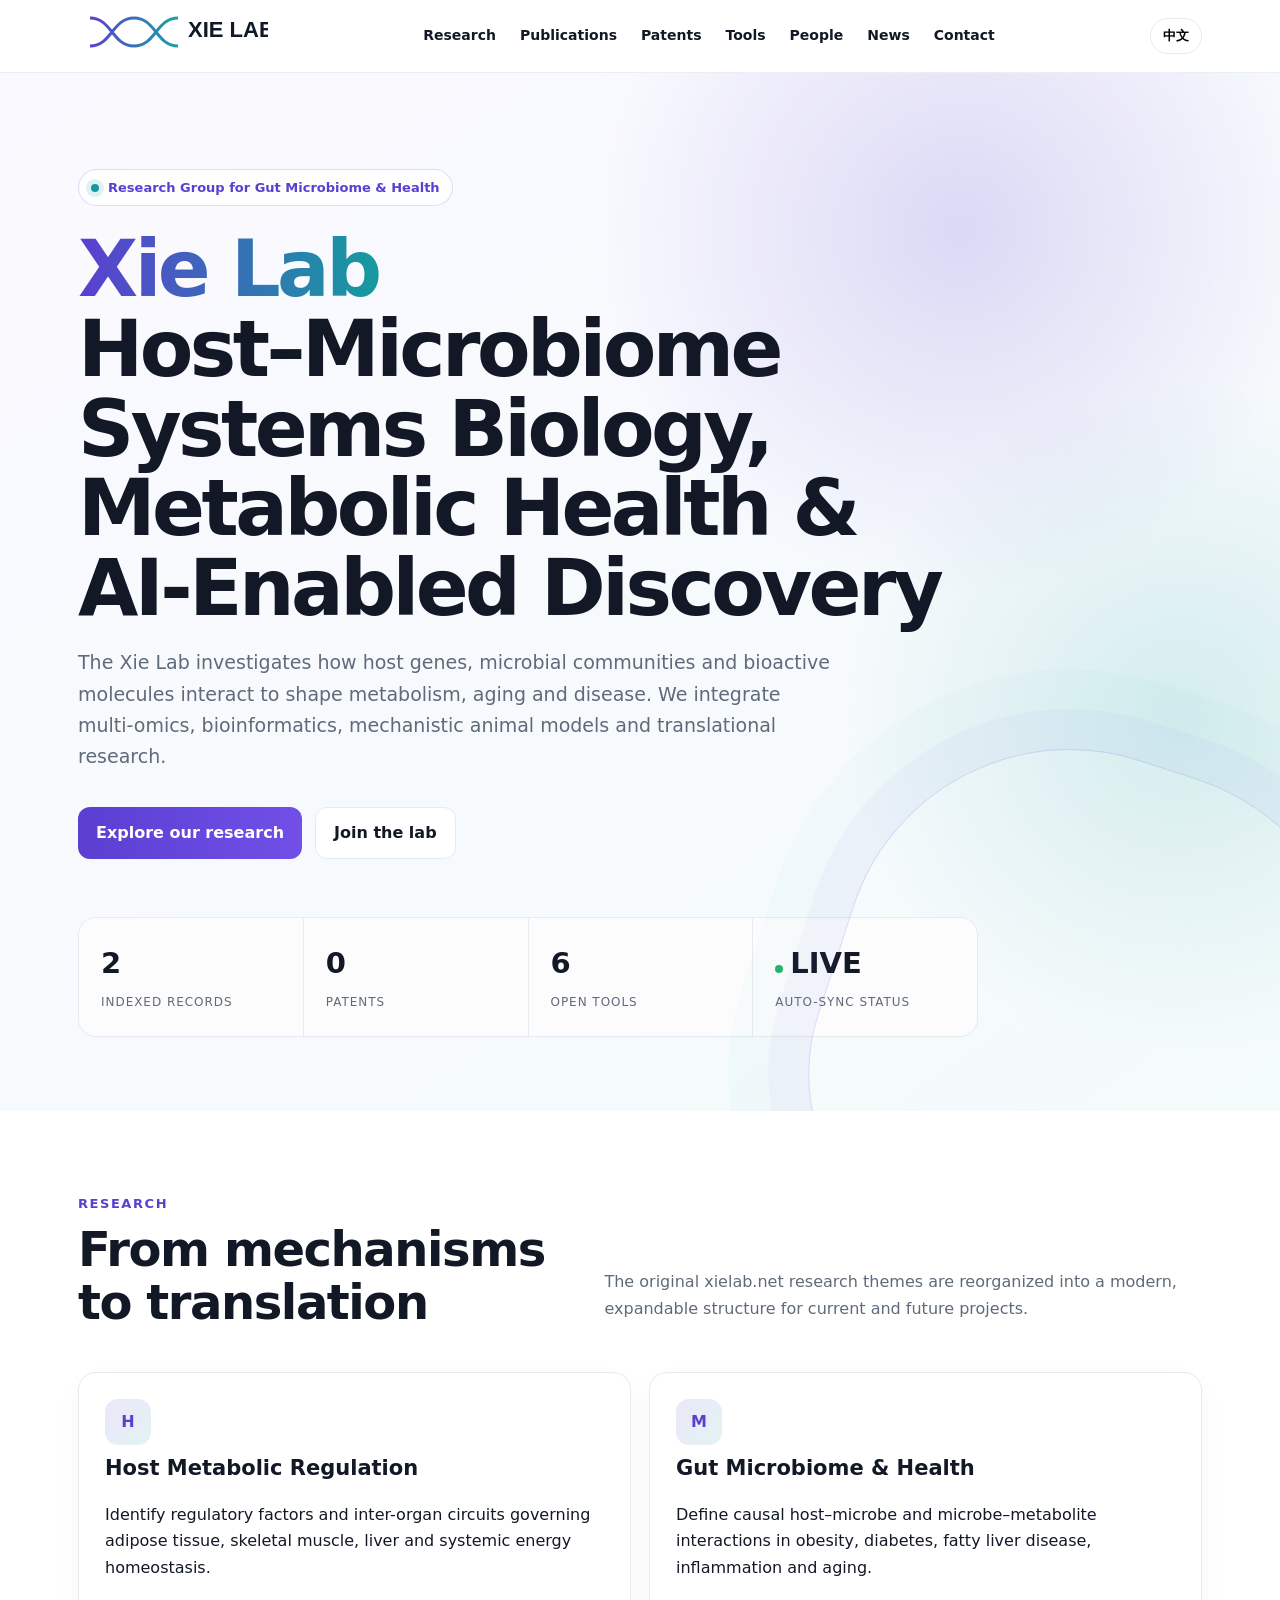
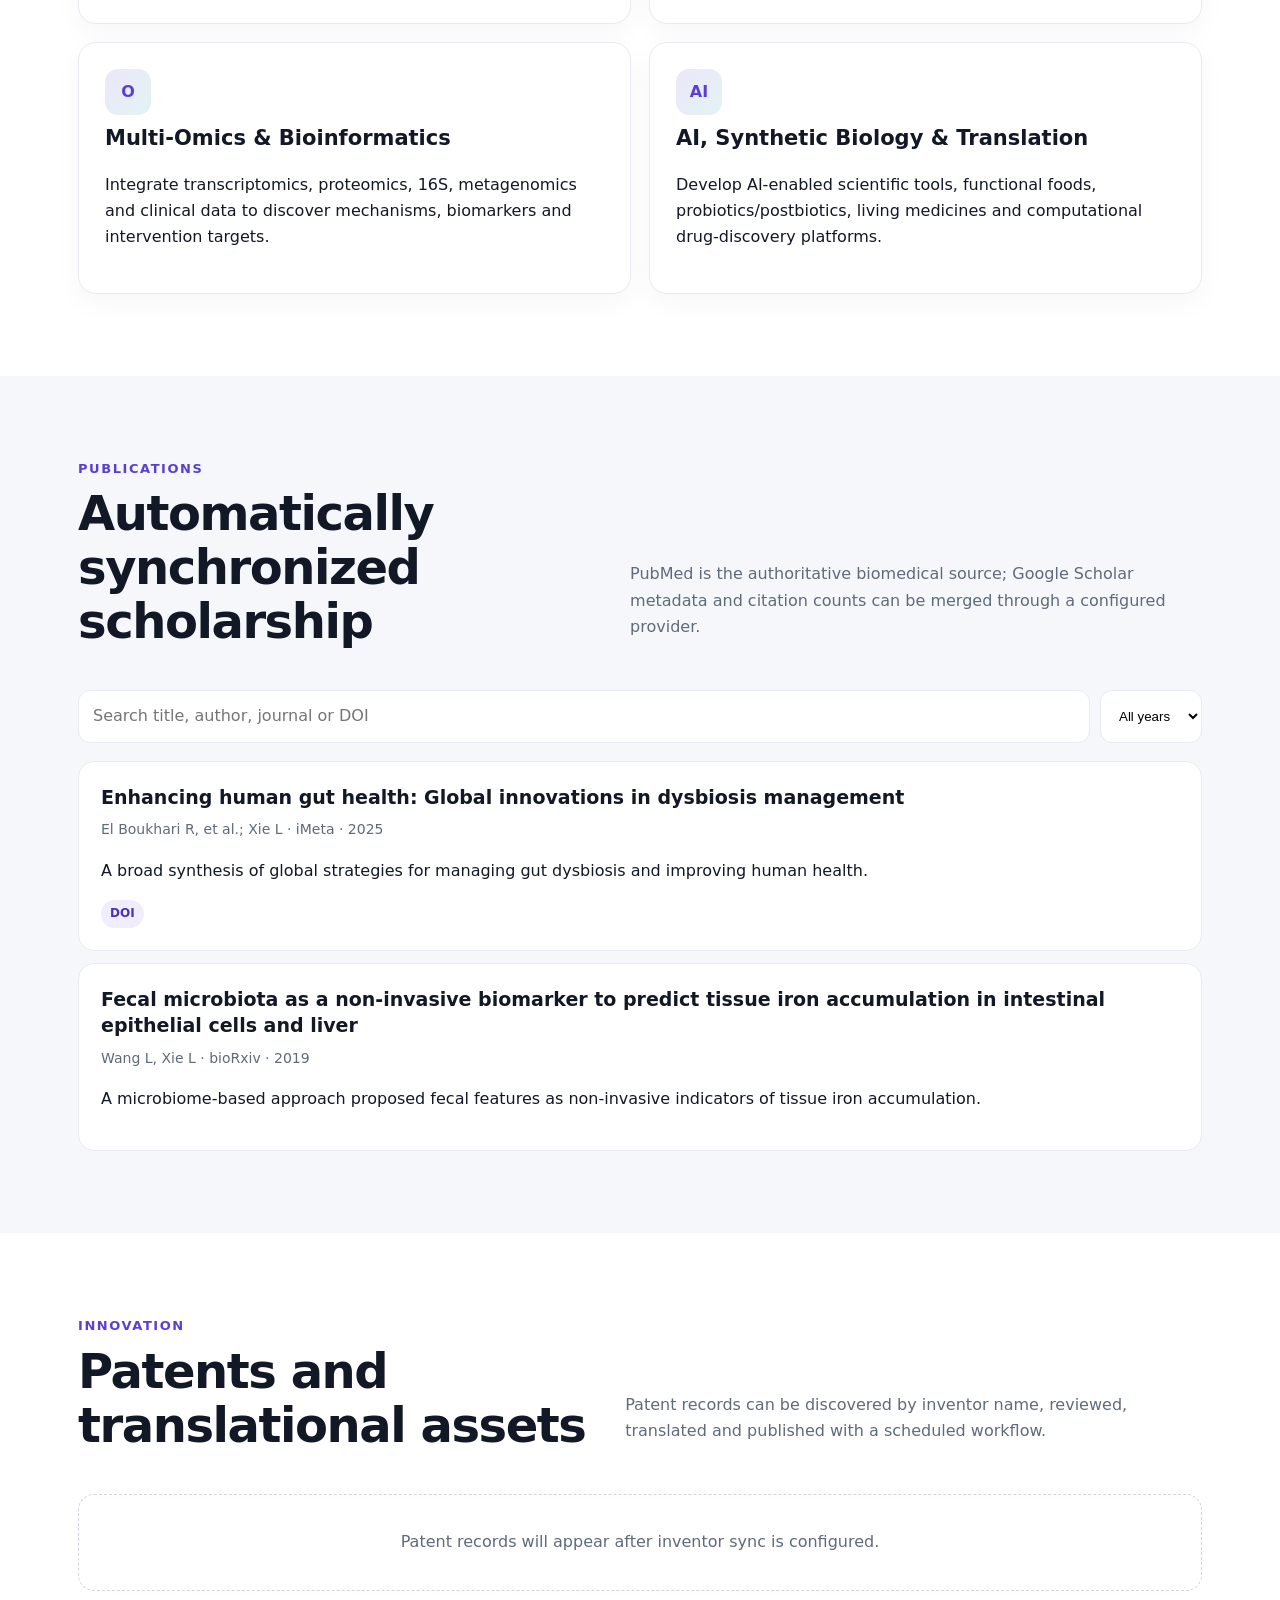
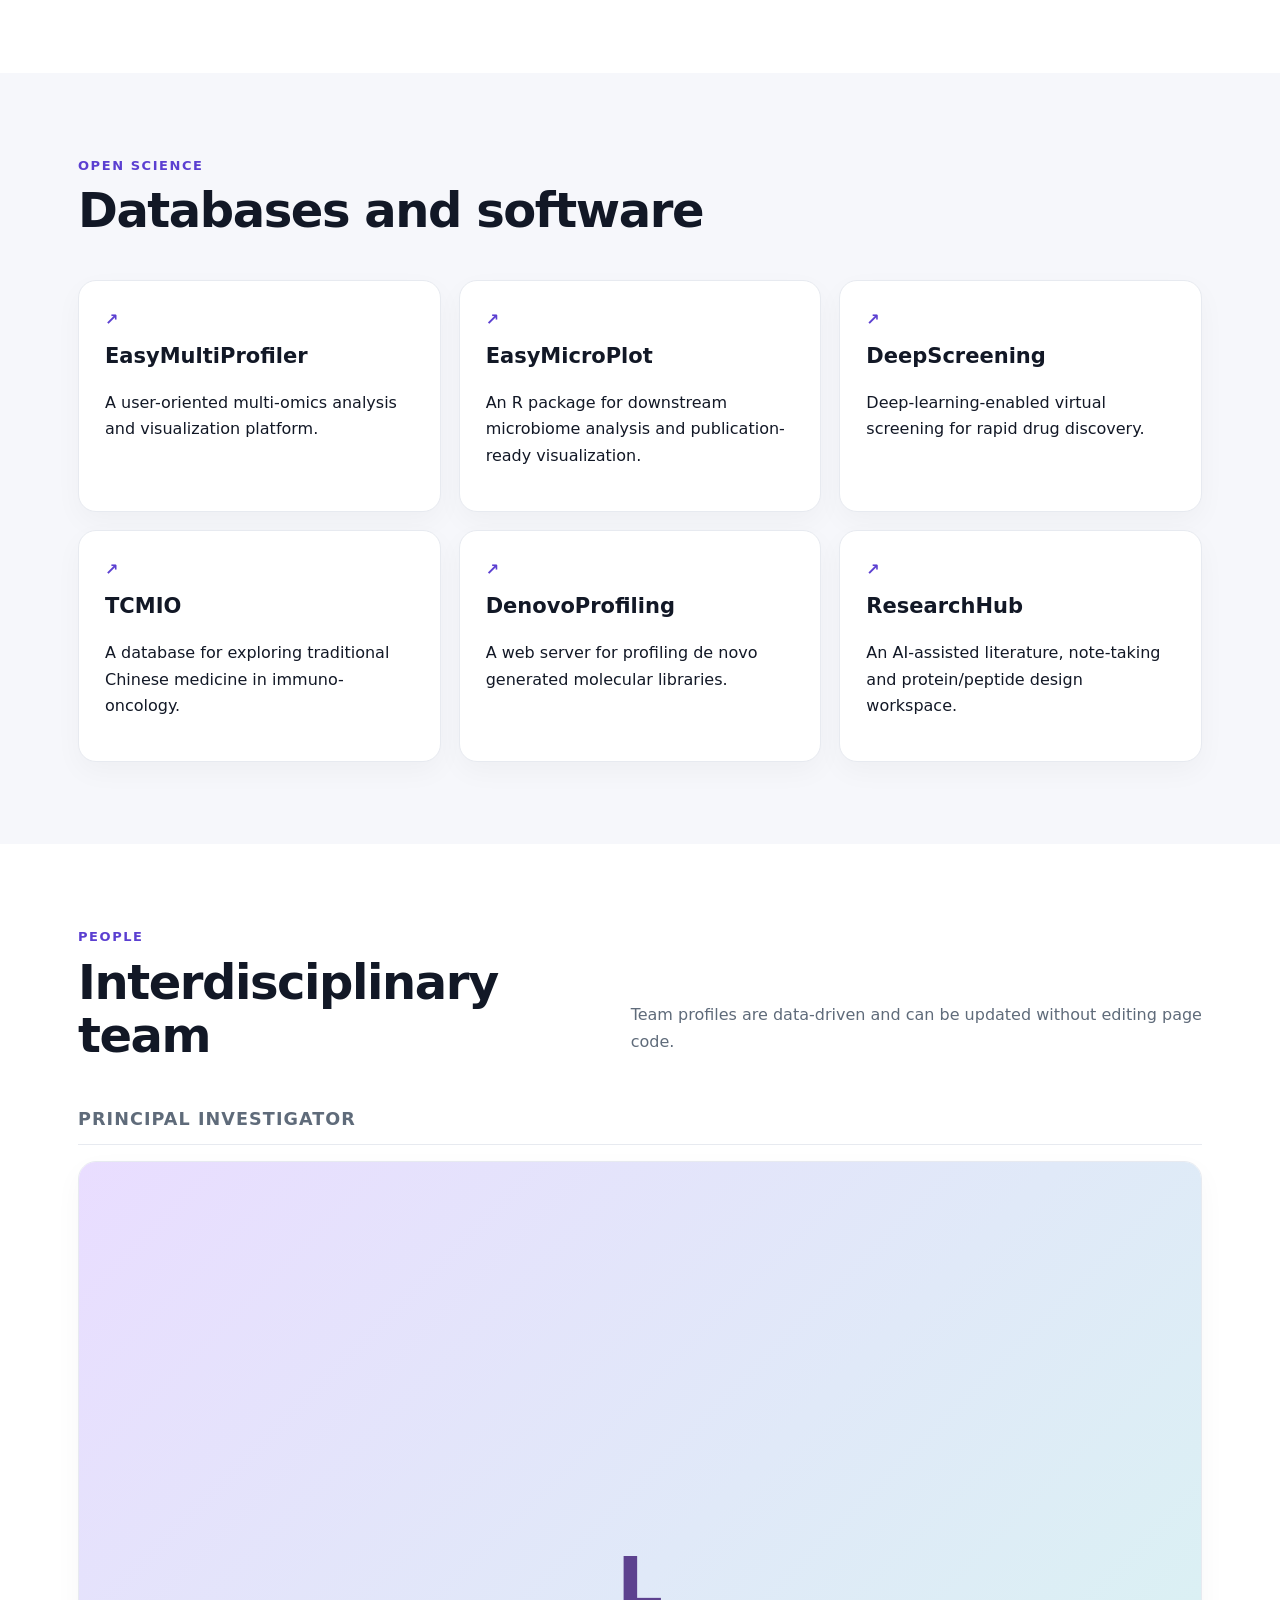
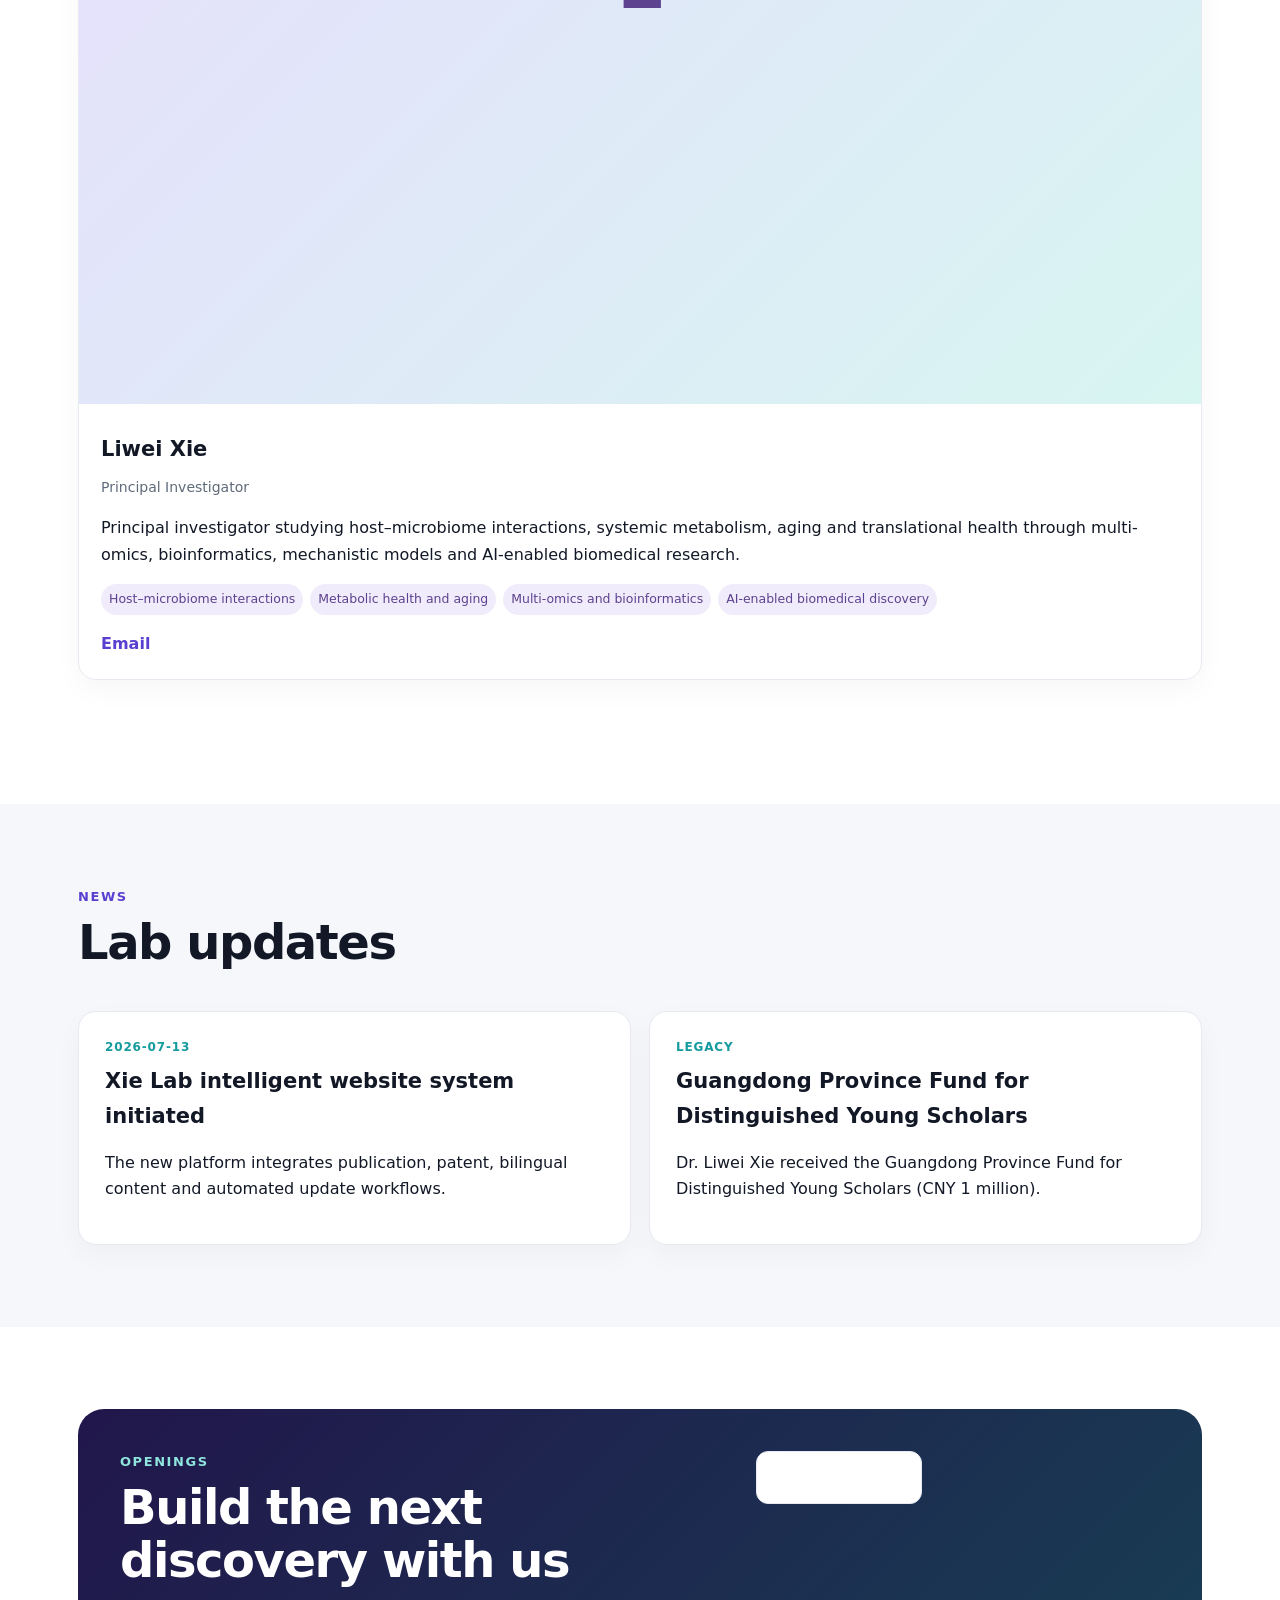
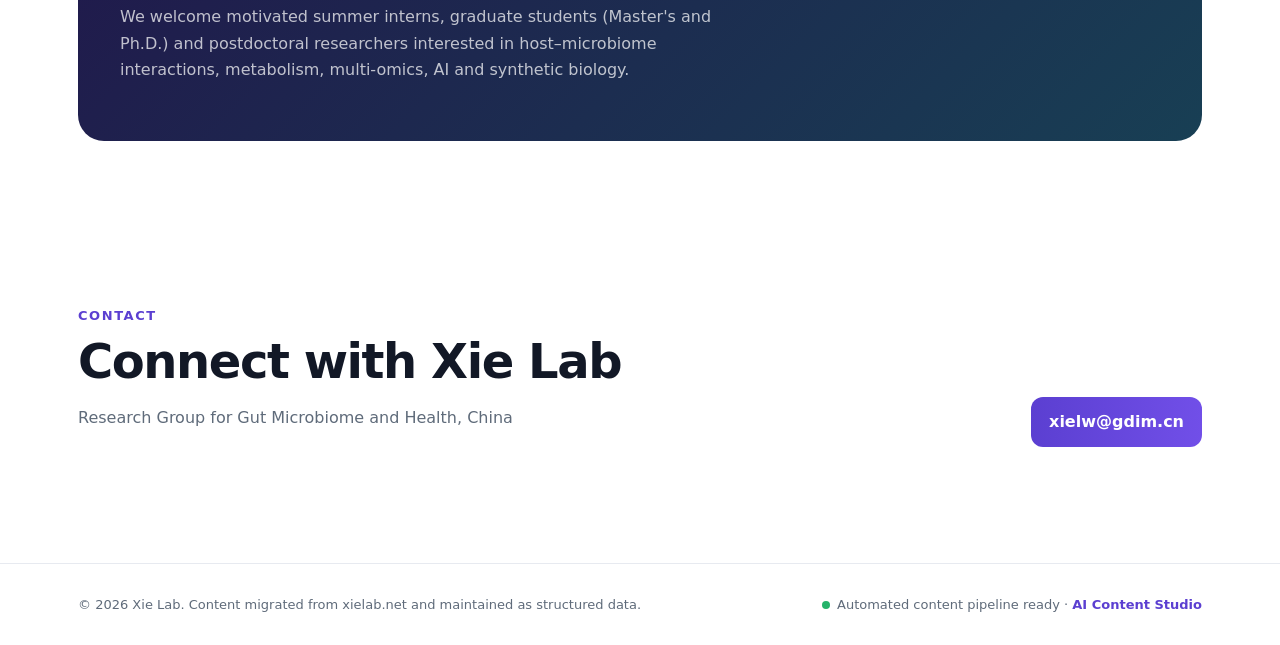
<file: index.html>
<!doctype html><html lang="en"><head><meta charset="utf-8"><meta name="viewport" content="width=device-width,initial-scale=1"><meta name="description" content="Xie Lab — host–microbiome systems biology, metabolic health, multi-omics and AI-enabled discovery"><title>Xie Lab | Host–Microbiome Systems Biology</title><link rel="icon" href="assets/logo.svg"><link rel="stylesheet" href="assets/styles.css"></head><body>
<header class="topbar"><div class="wrap nav"><a href="#home"><img class="logo" src="assets/logo.svg" alt="Xie Lab"></a><nav id="navLinks" class="links"><a href="#research" data-en="Research" data-zh="研究方向">Research</a><a href="#publications" data-en="Publications" data-zh="论文成果">Publications</a><a href="#patents" data-en="Patents" data-zh="专利">Patents</a><a href="#tools" data-en="Tools" data-zh="科研工具">Tools</a><a href="#members" data-en="People" data-zh="团队">People</a><a href="#news" data-en="News" data-zh="动态">News</a><a href="#contact" data-en="Contact" data-zh="联系">Contact</a></nav><div><button id="langBtn" class="lang">中文</button><button id="menuBtn" class="menu" aria-label="Menu">☰</button></div></div></header>
<main><section id="home" class="hero"><div class="wrap"><div class="eyebrow"><span data-en="Research Group for Gut Microbiome & Health" data-zh="肠道微生态与健康研究团队">Research Group for Gut Microbiome & Health</span></div><h1><span class="gradient">Xie Lab</span><br><span id="tagline"></span></h1><p id="intro" class="lead"></p><div class="actions"><a class="btn primary" href="#publications" data-en="Explore our research" data-zh="查看研究成果">Explore our research</a><a class="btn" href="#openings" data-en="Join the lab" data-zh="加入我们">Join the lab</a></div><div class="metrics"><div class="metric"><strong id="pubCount">—</strong><span data-en="Indexed records" data-zh="已收录论文">Indexed records</span></div><div class="metric"><strong id="patentCount">—</strong><span data-en="Patents" data-zh="专利">Patents</span></div><div class="metric"><strong id="toolCount">—</strong><span data-en="Open tools" data-zh="开放工具">Open tools</span></div><div class="metric"><strong><span class="sync-dot"></span>LIVE</strong><span data-en="Auto-sync status" data-zh="自动同步状态">Auto-sync status</span></div></div></div></section>
<section id="research" class="section"><div class="wrap"><div class="section-head"><div><div class="kicker">Research</div><h2 data-en="From mechanisms to translation" data-zh="从机制发现到转化应用">From mechanisms to translation</h2></div><p class="section-copy" data-en="The original xielab.net research themes are reorganized into a modern, expandable structure for current and future projects." data-zh="将原 xielab.net 的研究方向重构为现代化、可扩展的研究体系，支持当前及未来项目持续更新。">The original xielab.net research themes are reorganized into a modern, expandable structure for current and future projects.</p></div><div id="researchGrid" class="grid"></div></div></section>
<section id="publications" class="section soft"><div class="wrap"><div class="section-head"><div><div class="kicker">Publications</div><h2 data-en="Automatically synchronized scholarship" data-zh="自动同步的学术成果">Automatically synchronized scholarship</h2></div><p class="section-copy" data-en="PubMed is the authoritative biomedical source; Google Scholar metadata and citation counts can be merged through a configured provider." data-zh="PubMed作为权威生物医学数据源；配置服务后可融合Google Scholar元数据和引用次数。">PubMed is the authoritative biomedical source; Google Scholar metadata and citation counts can be merged through a configured provider.</p></div><div class="toolbar"><input id="pubSearch" class="search" placeholder="Search title, author, journal or DOI"><select id="yearFilter" class="select"></select></div><div id="pubList" class="list"></div></div></section>
<section id="patents" class="section"><div class="wrap"><div class="section-head"><div><div class="kicker">Innovation</div><h2 data-en="Patents and translational assets" data-zh="专利与转化成果">Patents and translational assets</h2></div><p class="section-copy" data-en="Patent records can be discovered by inventor name, reviewed, translated and published with a scheduled workflow." data-zh="系统可按发明人姓名检索专利，经过复核、自动翻译后定时发布。">Patent records can be discovered by inventor name, reviewed, translated and published with a scheduled workflow.</p></div><div id="patentList" class="list"></div></div></section>
<section id="tools" class="section soft"><div class="wrap"><div class="section-head"><div><div class="kicker">Open Science</div><h2 data-en="Databases and software" data-zh="数据库与软件工具">Databases and software</h2></div></div><div id="toolsGrid" class="tools"></div></div></section>
<section id="members" class="section"><div class="wrap"><div class="section-head"><div><div class="kicker">People</div><h2 data-en="Interdisciplinary team" data-zh="跨学科研究团队">Interdisciplinary team</h2></div><p class="section-copy" data-en="Team profiles are data-driven and can be updated without editing page code." data-zh="团队成员信息由结构化数据驱动，无需修改网页代码即可更新。">Team profiles are data-driven and can be updated without editing page code.</p></div><div id="membersGrid"></div></div></section>
<section id="news" class="section soft"><div class="wrap"><div class="section-head"><div><div class="kicker">News</div><h2 data-en="Lab updates" data-zh="课题组动态">Lab updates</h2></div></div><div id="newsGrid" class="news"></div></div></section>
<section id="openings" class="section"><div class="wrap"><div class="contact"><div><div class="kicker" style="color:#8ee5dd">Openings</div><h2 data-en="Build the next discovery with us" data-zh="与我们共同推动下一项发现">Build the next discovery with us</h2><p id="openingText"></p></div><div><a class="btn" href="mailto:xielw@gdim.cn" data-en="Contact the PI" data-zh="联系课题组负责人">Contact the PI</a></div></div></div></section>
<section id="contact" class="section"><div class="wrap"><div class="section-head"><div><div class="kicker">Contact</div><h2 data-en="Connect with Xie Lab" data-zh="联系谢黎炜课题组">Connect with Xie Lab</h2><p id="address" class="section-copy"></p></div><div><a class="btn primary" href="mailto:xielw@gdim.cn">xielw@gdim.cn</a></div></div></div></section></main>
<footer class="footer"><div class="wrap footer-row"><span>© <span id="year"></span> Xie Lab. Content migrated from xielab.net and maintained as structured data.</span><span id="status"><span class="sync-dot"></span>Automated content pipeline ready · <a class="admin-link" href="admin/">AI Content Studio</a></span></div></footer><script src="assets/app.js"></script></body></html>
</file>
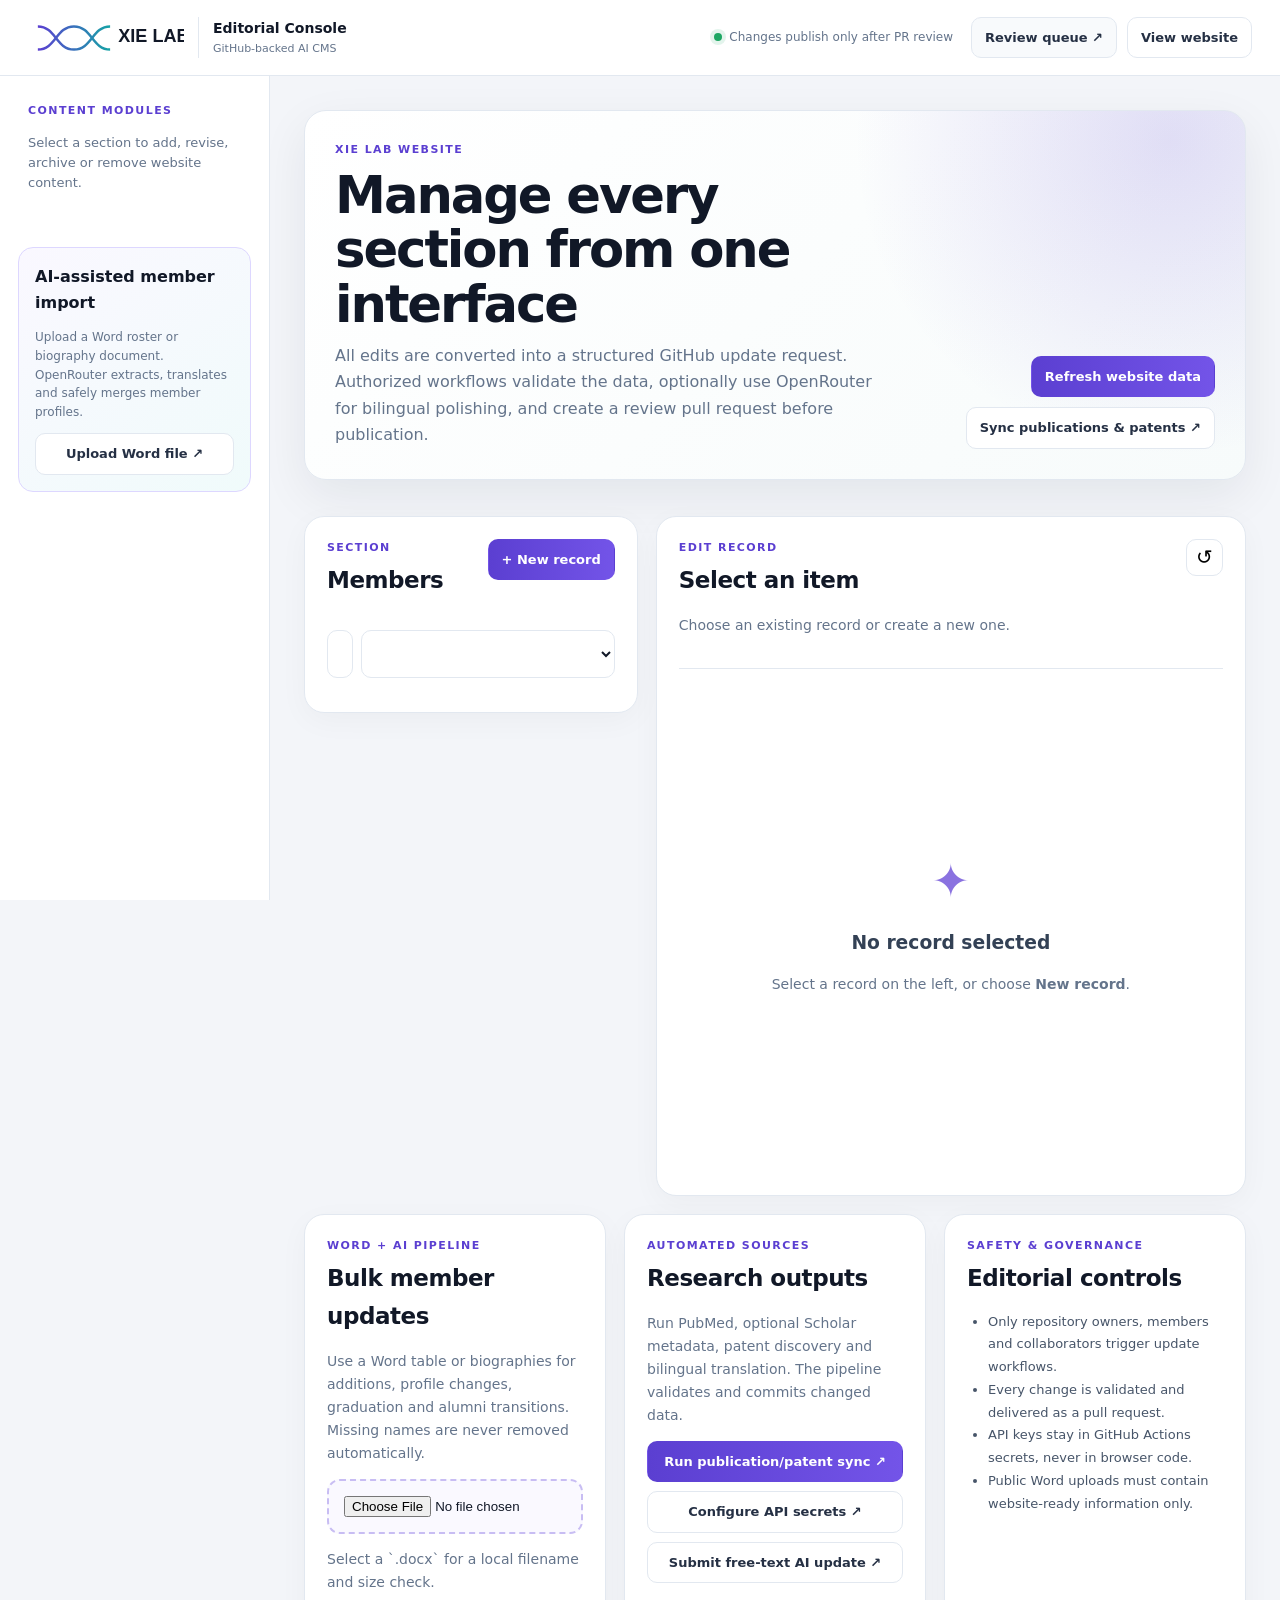
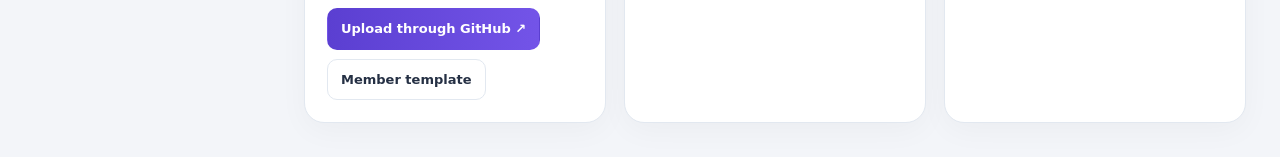
<file: admin/index.html>
<!doctype html>
<html lang="en">
<head>
  <meta charset="utf-8">
  <meta name="viewport" content="width=device-width,initial-scale=1">
  <meta name="robots" content="noindex,nofollow">
  <meta name="color-scheme" content="light">
  <title>Xie Lab Editorial Console</title>
  <link rel="icon" href="../assets/logo.svg">
  <link rel="stylesheet" href="../assets/styles.css">
  <link rel="stylesheet" href="./admin.css">
</head>
<body class="cms-body">
  <header class="cms-topbar">
    <a class="cms-brand" href="../">
      <img src="../assets/logo.svg" alt="Xie Lab">
      <span><strong>Editorial Console</strong><small>GitHub-backed AI CMS</small></span>
    </a>
    <div class="cms-top-actions">
      <span class="cms-security"><i></i>Changes publish only after PR review</span>
      <a class="cms-btn secondary" href="https://github.com/xielab2017/xielab-ai-site/pulls" target="_blank" rel="noopener">Review queue ↗</a>
      <a class="cms-btn" href="../">View website</a>
    </div>
  </header>

  <div class="cms-shell">
    <aside class="cms-sidebar">
      <div class="cms-sidebar-head">
        <div class="cms-kicker">CONTENT MODULES</div>
        <p>Select a section to add, revise, archive or remove website content.</p>
      </div>
      <nav id="sectionNav" class="cms-nav" aria-label="Content modules"></nav>
      <div class="cms-sidebar-card">
        <strong>AI-assisted member import</strong>
        <p>Upload a Word roster or biography document. OpenRouter extracts, translates and safely merges member profiles.</p>
        <a class="cms-btn block" href="https://github.com/xielab2017/xielab-ai-site/issues/new?template=member-word-upload.yml" target="_blank" rel="noopener">Upload Word file ↗</a>
      </div>
    </aside>

    <main class="cms-main">
      <section id="dashboard" class="cms-dashboard">
        <div>
          <div class="cms-kicker">XIE LAB WEBSITE</div>
          <h1>Manage every section from one interface</h1>
          <p>All edits are converted into a structured GitHub update request. Authorized workflows validate the data, optionally use OpenRouter for bilingual polishing, and create a review pull request before publication.</p>
        </div>
        <div class="cms-dashboard-actions">
          <button id="refreshAll" class="cms-btn primary">Refresh website data</button>
          <a class="cms-btn" href="https://github.com/xielab2017/xielab-ai-site/actions/workflows/sync-content.yml" target="_blank" rel="noopener">Sync publications & patents ↗</a>
        </div>
      </section>

      <section id="stats" class="cms-stats" aria-label="Content statistics"></section>

      <section class="cms-workspace">
        <div class="cms-panel cms-record-panel">
          <div class="cms-panel-head">
            <div>
              <div id="moduleKicker" class="cms-kicker">SECTION</div>
              <h2 id="moduleTitle">Members</h2>
              <p id="moduleDescription"></p>
            </div>
            <button id="newRecord" class="cms-btn primary">+ New record</button>
          </div>
          <div class="cms-list-tools">
            <input id="recordSearch" type="search" placeholder="Search this section">
            <select id="recordFilter" aria-label="Filter records"></select>
          </div>
          <div id="recordList" class="cms-record-list"></div>
        </div>

        <div class="cms-panel cms-editor-panel">
          <div class="cms-panel-head editor-head">
            <div>
              <div id="editorMode" class="cms-kicker">EDIT RECORD</div>
              <h2 id="editorTitle">Select an item</h2>
              <p id="editorHint">Choose an existing record or create a new one.</p>
            </div>
            <button id="resetForm" class="cms-icon-btn" title="Reset form" aria-label="Reset form">↺</button>
          </div>

          <form id="recordForm" class="cms-form" autocomplete="off"></form>

          <div id="editorEmpty" class="cms-empty-editor">
            <div>✦</div>
            <h3>No record selected</h3>
            <p>Select a record on the left, or choose <strong>New record</strong>.</p>
          </div>

          <div id="editorActions" class="cms-editor-actions" hidden>
            <label class="cms-switch-row">
              <input id="aiAssist" type="checkbox" checked>
              <span><strong>Use OpenRouter AI</strong><small>Fill missing Chinese/English fields and improve scientific wording without inventing facts.</small></span>
            </label>
            <label class="cms-field full">
              <span>Editorial note</span>
              <textarea id="editorNote" rows="3" placeholder="Reason for this update, source, or instructions for the reviewer"></textarea>
            </label>
            <div class="cms-action-row">
              <button id="previewRecord" type="button" class="cms-btn">Preview JSON</button>
              <button id="saveDraft" type="button" class="cms-btn">Save browser draft</button>
              <button id="archiveRecord" type="button" class="cms-btn warning" hidden>Move to alumni</button>
              <button id="deleteRecord" type="button" class="cms-btn danger" hidden>Delete</button>
              <button id="submitReview" type="button" class="cms-btn primary push-right">Submit for review ↗</button>
            </div>
            <p id="actionMessage" class="cms-message" role="status"></p>
          </div>
        </div>
      </section>

      <section class="cms-lower-grid">
        <article class="cms-panel">
          <div class="cms-kicker">WORD + AI PIPELINE</div>
          <h2>Bulk member updates</h2>
          <p>Use a Word table or biographies for additions, profile changes, graduation and alumni transitions. Missing names are never removed automatically.</p>
          <input id="wordCheck" class="cms-file" type="file" accept=".docx,application/vnd.openxmlformats-officedocument.wordprocessingml.document">
          <p id="wordMessage" class="cms-message">Select a `.docx` for a local filename and size check.</p>
          <div class="cms-action-row">
            <a class="cms-btn primary" href="https://github.com/xielab2017/xielab-ai-site/issues/new?template=member-word-upload.yml" target="_blank" rel="noopener">Upload through GitHub ↗</a>
            <a class="cms-btn" href="../templates/member-update-template.html">Member template</a>
          </div>
        </article>

        <article class="cms-panel">
          <div class="cms-kicker">AUTOMATED SOURCES</div>
          <h2>Research outputs</h2>
          <p>Run PubMed, optional Scholar metadata, patent discovery and bilingual translation. The pipeline validates and commits changed data.</p>
          <div class="cms-action-stack">
            <a class="cms-btn primary block" href="https://github.com/xielab2017/xielab-ai-site/actions/workflows/sync-content.yml" target="_blank" rel="noopener">Run publication/patent sync ↗</a>
            <a class="cms-btn block" href="https://github.com/xielab2017/xielab-ai-site/settings/secrets/actions" target="_blank" rel="noopener">Configure API secrets ↗</a>
            <a class="cms-btn block" href="https://github.com/xielab2017/xielab-ai-site/issues/new?template=content-update.yml" target="_blank" rel="noopener">Submit free-text AI update ↗</a>
          </div>
        </article>

        <article class="cms-panel">
          <div class="cms-kicker">SAFETY & GOVERNANCE</div>
          <h2>Editorial controls</h2>
          <ul class="cms-checklist">
            <li>Only repository owners, members and collaborators trigger update workflows.</li>
            <li>Every change is validated and delivered as a pull request.</li>
            <li>API keys stay in GitHub Actions secrets, never in browser code.</li>
            <li>Public Word uploads must contain website-ready information only.</li>
          </ul>
        </article>
      </section>
    </main>
  </div>

  <dialog id="jsonDialog" class="cms-dialog">
    <form method="dialog" class="cms-dialog-card">
      <div class="cms-panel-head">
        <div><div class="cms-kicker">UPDATE PAYLOAD</div><h2>Review structured data</h2></div>
        <button class="cms-icon-btn" value="cancel" aria-label="Close">×</button>
      </div>
      <pre id="jsonPreview"></pre>
      <div class="cms-action-row">
        <button id="copyJson" type="button" class="cms-btn">Copy JSON</button>
        <button value="cancel" class="cms-btn primary">Close</button>
      </div>
    </form>
  </dialog>

  <script src="./admin.js" defer></script>
</body>
</html>
</file>
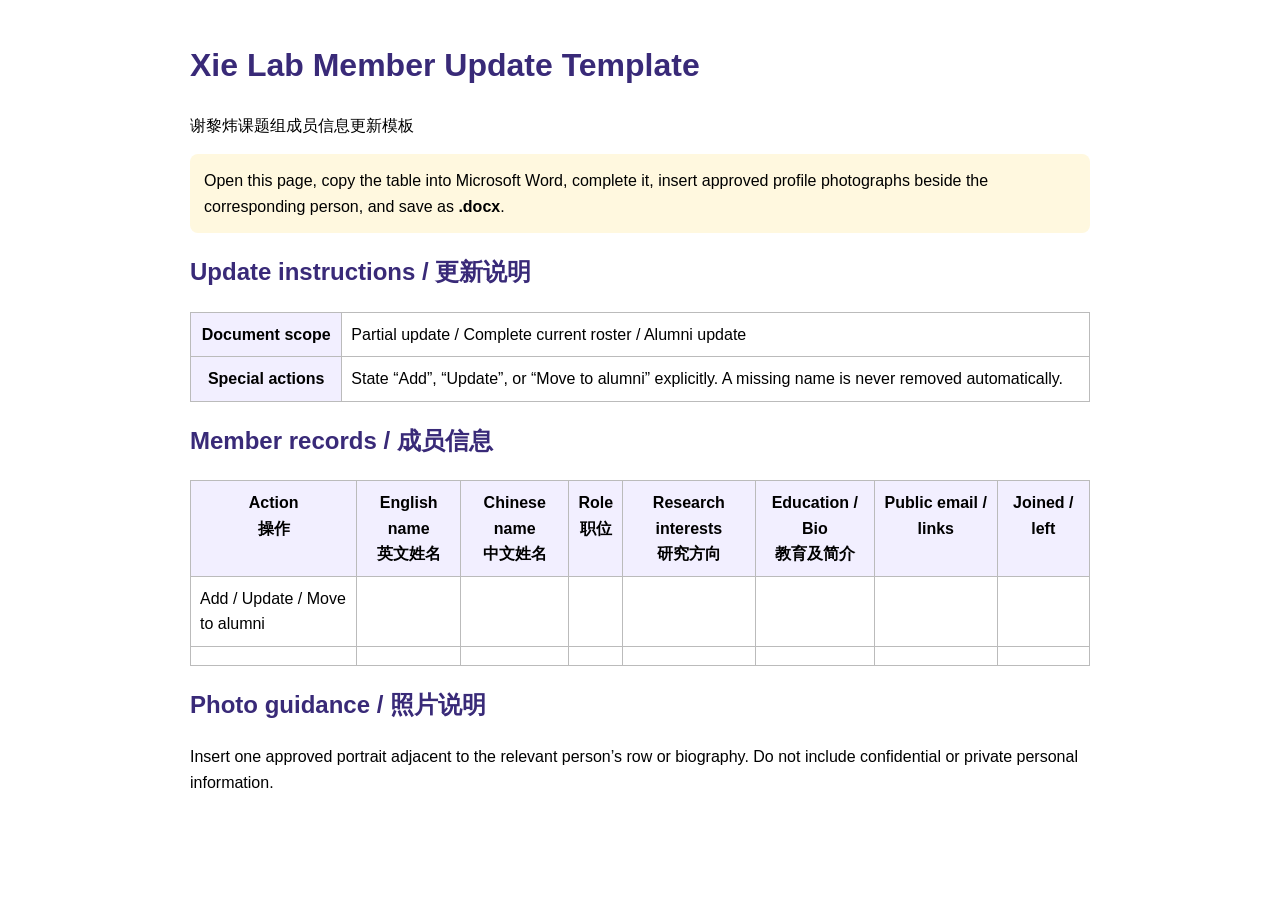
<file: templates/member-update-template.html>
<!doctype html><html lang="en"><head><meta charset="utf-8"><meta name="viewport" content="width=device-width,initial-scale=1"><title>Xie Lab Member Update Template</title><style>body{font-family:Arial,"Microsoft YaHei",sans-serif;max-width:900px;margin:40px auto;padding:0 24px;line-height:1.6}h1,h2{color:#392a78}table{border-collapse:collapse;width:100%;margin:18px 0}th,td{border:1px solid #bbb;padding:9px;vertical-align:top}th{background:#f2efff}.note{background:#fff8df;padding:14px;border-radius:8px}@media print{.note{display:none}}</style></head><body><h1>Xie Lab Member Update Template</h1><p>谢黎炜课题组成员信息更新模板</p><div class="note">Open this page, copy the table into Microsoft Word, complete it, insert approved profile photographs beside the corresponding person, and save as <strong>.docx</strong>.</div><h2>Update instructions / 更新说明</h2><table><tr><th>Document scope</th><td>Partial update / Complete current roster / Alumni update</td></tr><tr><th>Special actions</th><td>State “Add”, “Update”, or “Move to alumni” explicitly. A missing name is never removed automatically.</td></tr></table><h2>Member records / 成员信息</h2><table><tr><th>Action<br>操作</th><th>English name<br>英文姓名</th><th>Chinese name<br>中文姓名</th><th>Role<br>职位</th><th>Research interests<br>研究方向</th><th>Education / Bio<br>教育及简介</th><th>Public email / links</th><th>Joined / left</th></tr><tr><td>Add / Update / Move to alumni</td><td></td><td></td><td></td><td></td><td></td><td></td><td></td></tr><tr><td></td><td></td><td></td><td></td><td></td><td></td><td></td><td></td></tr></table><h2>Photo guidance / 照片说明</h2><p>Insert one approved portrait adjacent to the relevant person’s row or biography. Do not include confidential or private personal information.</p></body></html>
</file>
<file: assets/styles.css>
:root{--ink:#121826;--muted:#5f6b7a;--line:#e7eaf0;--paper:#fff;--soft:#f6f7fb;--purple:#5b3fd1;--teal:#159b9e;--max:1180px}*{box-sizing:border-box}html{scroll-behavior:smooth}body{margin:0;font-family:Inter,ui-sans-serif,system-ui,-apple-system,"Segoe UI",Arial,"PingFang SC","Microsoft YaHei",sans-serif;color:var(--ink);background:var(--paper);line-height:1.65}a{color:inherit;text-decoration:none}.wrap{max-width:var(--max);margin:auto;padding:0 28px}.topbar{position:sticky;top:0;z-index:30;background:rgba(255,255,255,.9);backdrop-filter:blur(14px);border-bottom:1px solid rgba(231,234,240,.8)}.nav{height:72px;display:flex;align-items:center;justify-content:space-between;gap:28px}.logo{width:190px;height:44px}.links{display:flex;align-items:center;gap:24px;font-size:14px;font-weight:650}.links a:hover{color:var(--purple)}.lang{border:1px solid var(--line);background:#fff;padding:8px 12px;border-radius:999px;cursor:pointer;font-weight:700}.menu{display:none;border:0;background:none;font-size:25px}.hero{position:relative;overflow:hidden;padding:96px 0 74px;background:radial-gradient(circle at 75% 15%,rgba(91,63,209,.18),transparent 28%),radial-gradient(circle at 92% 62%,rgba(21,155,158,.15),transparent 25%),linear-gradient(145deg,#faf9ff,#f4fbfb)}.hero:after{content:"";position:absolute;right:-80px;bottom:-180px;width:530px;height:530px;border:1px solid rgba(91,63,209,.18);border-radius:48% 52% 60% 40%;transform:rotate(18deg);box-shadow:0 0 0 40px rgba(91,63,209,.035),0 0 0 80px rgba(21,155,158,.025)}.eyebrow{display:inline-flex;align-items:center;gap:9px;padding:7px 12px;border:1px solid rgba(91,63,209,.18);border-radius:999px;background:rgba(255,255,255,.75);font-size:13px;font-weight:750;color:var(--purple)}.eyebrow:before{content:"";width:8px;height:8px;background:var(--teal);border-radius:50%;box-shadow:0 0 0 5px rgba(21,155,158,.13)}h1{font-size:clamp(42px,6.3vw,78px);line-height:1.02;letter-spacing:-.045em;margin:24px 0 18px;max-width:900px}.gradient{background:linear-gradient(90deg,var(--purple),var(--teal));-webkit-background-clip:text;background-clip:text;color:transparent}.lead{font-size:19px;max-width:760px;color:var(--muted)}.actions{display:flex;gap:13px;margin-top:34px;flex-wrap:wrap}.btn{display:inline-flex;align-items:center;justify-content:center;padding:12px 18px;border-radius:12px;font-weight:750;border:1px solid var(--line);background:#fff}.btn.primary{color:#fff;border:0;background:linear-gradient(90deg,var(--purple),#714fe8)}.metrics{display:grid;grid-template-columns:repeat(4,1fr);gap:1px;margin-top:58px;background:var(--line);border:1px solid var(--line);border-radius:18px;overflow:hidden;max-width:900px}.metric{background:rgba(255,255,255,.88);padding:22px}.metric strong{display:block;font-size:29px}.metric span{font-size:12px;color:var(--muted);text-transform:uppercase;letter-spacing:.08em}.section{padding:82px 0}.section.soft{background:var(--soft)}.section-head{display:flex;justify-content:space-between;align-items:end;gap:30px;margin-bottom:34px}.kicker{font-size:13px;color:var(--purple);font-weight:800;letter-spacing:.12em;text-transform:uppercase}.section h2{font-size:clamp(30px,4vw,48px);line-height:1.12;letter-spacing:-.03em;margin:8px 0}.section-copy{max-width:600px;color:var(--muted)}.grid{display:grid;grid-template-columns:repeat(2,1fr);gap:18px}.card{background:#fff;border:1px solid var(--line);border-radius:18px;padding:26px;box-shadow:0 10px 28px rgba(18,24,38,.035)}.card h3{margin:6px 0 10px;font-size:21px}.icon{width:46px;height:46px;border-radius:13px;display:grid;place-items:center;background:linear-gradient(135deg,rgba(91,63,209,.12),rgba(21,155,158,.12));font-weight:900;color:var(--purple)}.toolbar{display:flex;gap:10px;flex-wrap:wrap;margin-bottom:18px}.search{flex:1;min-width:220px;border:1px solid var(--line);border-radius:12px;padding:12px 14px;font:inherit}.select{border:1px solid var(--line);border-radius:12px;padding:11px 14px;background:#fff}.list{display:grid;gap:12px}.pub{padding:22px;border:1px solid var(--line);border-radius:16px;background:#fff}.pub h3{margin:0 0 8px;font-size:19px;line-height:1.4}.meta{font-size:14px;color:var(--muted)}.badges{display:flex;gap:8px;flex-wrap:wrap;margin-top:12px}.badge{font-size:12px;padding:4px 9px;border-radius:999px;background:#f0edff;color:#4b32b4;font-weight:750}.badge.teal{background:#e7f7f7;color:#11777a}.empty{padding:34px;text-align:center;border:1px dashed #cfd4df;border-radius:16px;color:var(--muted)}.tools{display:grid;grid-template-columns:repeat(3,1fr);gap:18px}.tool{transition:.2s}.tool:hover{transform:translateY(-3px);box-shadow:0 18px 34px rgba(18,24,38,.08)}.tool .arrow{color:var(--purple);font-weight:900}.news{display:grid;grid-template-columns:repeat(2,1fr);gap:18px}.date{font-size:12px;color:var(--teal);font-weight:800;letter-spacing:.07em}.contact{background:linear-gradient(135deg,#21164b,#183f54);color:white;border-radius:26px;padding:42px;display:grid;grid-template-columns:1.5fr 1fr;gap:30px}.contact p{color:rgba(255,255,255,.72)}.footer{padding:30px 0;border-top:1px solid var(--line);font-size:13px;color:var(--muted)}.footer-row{display:flex;justify-content:space-between;gap:20px;flex-wrap:wrap}.sync-dot{display:inline-block;width:8px;height:8px;background:#25b36a;border-radius:50%;margin-right:7px}.admin-link{color:var(--purple);font-weight:700}@media(max-width:900px){.links{display:none;position:absolute;top:72px;left:0;right:0;background:#fff;padding:20px 28px;border-bottom:1px solid var(--line);flex-direction:column;align-items:flex-start}.links.open{display:flex}.menu{display:block}.metrics{grid-template-columns:repeat(2,1fr)}.tools{grid-template-columns:repeat(2,1fr)}.contact{grid-template-columns:1fr}}@media(max-width:620px){.wrap{padding:0 18px}.hero{padding-top:68px}.grid,.tools,.news{grid-template-columns:1fr}.metrics{grid-template-columns:1fr 1fr}.section{padding:62px 0}.section-head{display:block}.contact{padding:28px}}
.member-group{margin:0 0 42px}.member-group-title{font-size:1.1rem;letter-spacing:.06em;text-transform:uppercase;color:var(--muted);margin:0 0 16px;padding-bottom:10px;border-bottom:1px solid var(--line)}.members-grid{grid-template-columns:repeat(auto-fit,minmax(280px,1fr))}.member-card{padding:0;overflow:hidden}.member-photo,.member-placeholder{width:100%;aspect-ratio:4/3;object-fit:cover;background:linear-gradient(135deg,#e9ddff,#d7f5f1);display:grid;place-items:center;font-size:72px;font-weight:800;color:#5d428f}.member-body{padding:22px}.member-links{margin-top:16px;font-weight:700}.member-links a{color:var(--purple)}.chips{display:flex;gap:7px;flex-wrap:wrap;margin-top:14px}.chips span{font-size:.78rem;padding:5px 8px;border-radius:999px;background:#f1ecfb;color:#5d428f}.alumni{margin-top:18px;border-top:1px solid var(--line);padding-top:20px}.alumni summary{cursor:pointer;font-weight:800;font-size:1.1rem;margin-bottom:18px}.admin-link{color:var(--purple);font-weight:700}
</file>
<file: admin/admin.css>
:root{--cms-bg:#f3f5f9;--cms-card:#fff;--cms-ink:#111827;--cms-muted:#64748b;--cms-line:#e2e8f0;--cms-purple:#5b3fd1;--cms-purple-dark:#4026a3;--cms-teal:#0f9f9a;--cms-red:#b42318;--cms-amber:#a15c00;--cms-shadow:0 16px 48px rgba(15,23,42,.07)}
*{box-sizing:border-box}.cms-body{margin:0;background:var(--cms-bg);color:var(--cms-ink);font-family:Inter,ui-sans-serif,system-ui,-apple-system,"Segoe UI",Arial,"PingFang SC","Microsoft YaHei",sans-serif}.cms-topbar{height:76px;position:sticky;top:0;z-index:50;display:flex;align-items:center;justify-content:space-between;padding:0 28px;background:rgba(255,255,255,.94);backdrop-filter:blur(16px);border-bottom:1px solid var(--cms-line)}.cms-brand{display:flex;align-items:center;gap:14px}.cms-brand img{width:156px;height:42px}.cms-brand span{display:flex;flex-direction:column;padding-left:14px;border-left:1px solid var(--cms-line)}.cms-brand strong{font-size:14px}.cms-brand small{font-size:11px;color:var(--cms-muted)}.cms-top-actions{display:flex;align-items:center;gap:10px}.cms-security{font-size:12px;color:var(--cms-muted);margin-right:8px}.cms-security i{display:inline-block;width:8px;height:8px;border-radius:50%;background:#1da763;margin-right:7px;box-shadow:0 0 0 4px rgba(29,167,99,.12)}.cms-shell{display:grid;grid-template-columns:270px minmax(0,1fr);min-height:calc(100vh - 76px)}.cms-sidebar{position:sticky;top:76px;height:calc(100vh - 76px);overflow:auto;padding:26px 18px;background:#fff;border-right:1px solid var(--cms-line)}.cms-sidebar-head{padding:0 10px 18px}.cms-sidebar-head p{font-size:13px;color:var(--cms-muted);line-height:1.55}.cms-kicker{font-size:11px;font-weight:850;letter-spacing:.13em;color:var(--cms-purple);text-transform:uppercase}.cms-nav{display:grid;gap:5px}.cms-nav button{width:100%;display:flex;align-items:center;justify-content:space-between;gap:12px;padding:11px 12px;border:0;border-radius:11px;background:transparent;color:#334155;text-align:left;font:inherit;font-size:14px;font-weight:700;cursor:pointer}.cms-nav button:hover{background:#f7f5ff;color:var(--cms-purple)}.cms-nav button.active{background:linear-gradient(90deg,#eee9ff,#f3f8ff);color:var(--cms-purple-dark)}.cms-nav button span:first-child{display:flex;align-items:center;gap:10px}.cms-nav .nav-icon{display:grid;place-items:center;width:28px;height:28px;border-radius:8px;background:#f1f5f9;font-size:12px}.cms-nav button.active .nav-icon{background:#fff;color:var(--cms-purple)}.cms-nav .nav-count{font-size:11px;min-width:24px;padding:2px 6px;border-radius:999px;background:#eef2f7;color:#64748b;text-align:center}.cms-sidebar-card{margin-top:22px;padding:16px;border:1px solid #ddd7ff;border-radius:15px;background:linear-gradient(145deg,#faf8ff,#f0fbfb)}.cms-sidebar-card p{font-size:12px;color:var(--cms-muted);line-height:1.55}.cms-main{min-width:0;padding:34px;max-width:1640px;width:100%;margin:0 auto}.cms-dashboard{display:flex;align-items:flex-end;justify-content:space-between;gap:28px;padding:30px;border:1px solid var(--cms-line);border-radius:22px;background:radial-gradient(circle at 92% 8%,rgba(91,63,209,.16),transparent 34%),linear-gradient(135deg,#fff,#f7fbfb);box-shadow:var(--cms-shadow)}.cms-dashboard h1{font-size:clamp(31px,4vw,52px);line-height:1.06;letter-spacing:-.04em;margin:9px 0 12px;max-width:760px}.cms-dashboard p{max-width:800px;margin:0;color:var(--cms-muted)}.cms-dashboard-actions{display:flex;gap:10px;flex-wrap:wrap;justify-content:flex-end}.cms-stats{display:grid;grid-template-columns:repeat(4,minmax(0,1fr));gap:14px;margin:18px 0}.cms-stat{padding:18px 20px;border:1px solid var(--cms-line);border-radius:16px;background:#fff}.cms-stat strong{display:block;font-size:28px;letter-spacing:-.03em}.cms-stat span{font-size:12px;color:var(--cms-muted);text-transform:uppercase;letter-spacing:.08em}.cms-workspace{display:grid;grid-template-columns:minmax(320px,.82fr) minmax(520px,1.45fr);gap:18px;align-items:start}.cms-panel{background:var(--cms-card);border:1px solid var(--cms-line);border-radius:20px;padding:22px;box-shadow:0 8px 30px rgba(15,23,42,.035)}.cms-record-panel{position:sticky;top:94px;max-height:calc(100vh - 112px);display:flex;flex-direction:column}.cms-panel-head{display:flex;justify-content:space-between;align-items:flex-start;gap:18px}.cms-panel h2{font-size:23px;letter-spacing:-.02em;margin:5px 0 6px}.cms-panel p{color:var(--cms-muted);font-size:14px}.cms-list-tools{display:flex;gap:8px;margin:16px 0 12px}.cms-list-tools input,.cms-list-tools select,.cms-field input,.cms-field textarea,.cms-field select{width:100%;border:1px solid var(--cms-line);border-radius:10px;background:#fff;color:var(--cms-ink);font:inherit;padding:10px 12px;outline:none}.cms-list-tools input:focus,.cms-list-tools select:focus,.cms-field input:focus,.cms-field textarea:focus,.cms-field select:focus{border-color:#9b88e8;box-shadow:0 0 0 3px rgba(91,63,209,.09)}.cms-list-tools input{flex:1;min-width:0}.cms-record-list{display:grid;gap:8px;overflow:auto;padding-right:4px}.cms-record{display:grid;grid-template-columns:42px minmax(0,1fr) auto;gap:11px;align-items:center;padding:11px;border:1px solid var(--cms-line);border-radius:12px;background:#fff;cursor:pointer;text-align:left}.cms-record:hover{border-color:#c8bdf3;background:#fbfaff}.cms-record.active{border-color:#8a72e0;background:#f7f4ff;box-shadow:0 0 0 2px rgba(91,63,209,.07)}.cms-record-icon{width:42px;height:42px;border-radius:10px;display:grid;place-items:center;background:linear-gradient(135deg,#ece7ff,#e7f8f6);font-weight:850;color:var(--cms-purple)}.cms-record strong{display:block;overflow:hidden;text-overflow:ellipsis;white-space:nowrap;font-size:14px}.cms-record small{display:block;overflow:hidden;text-overflow:ellipsis;white-space:nowrap;color:var(--cms-muted);font-size:11px;margin-top:2px}.cms-record-tag{font-size:10px;color:#64748b;background:#f1f5f9;border-radius:999px;padding:4px 7px}.cms-editor-panel{min-height:680px}.editor-head{padding-bottom:17px;border-bottom:1px solid var(--cms-line)}.cms-form{display:grid;grid-template-columns:repeat(2,minmax(0,1fr));gap:14px;padding-top:18px}.cms-field{display:grid;gap:6px}.cms-field.full{grid-column:1/-1}.cms-field span{font-size:12px;font-weight:780;color:#475569}.cms-field small{font-size:10px;color:var(--cms-muted)}.cms-field textarea{min-height:104px;resize:vertical;line-height:1.55}.cms-field input[type=number]{font-variant-numeric:tabular-nums}.cms-field .required:after{content:" *";color:var(--cms-red)}.cms-empty-editor{min-height:480px;display:grid;place-items:center;align-content:center;text-align:center;color:var(--cms-muted)}.cms-empty-editor>div{font-size:46px;color:#8a72e0}.cms-empty-editor h3{margin:8px 0 0;color:#334155}.cms-editor-actions{margin-top:20px;padding-top:18px;border-top:1px solid var(--cms-line)}.cms-switch-row{display:flex;gap:12px;align-items:flex-start;padding:14px;border:1px solid #dcd5fb;border-radius:13px;background:#faf9ff;margin-bottom:14px}.cms-switch-row input{margin-top:4px;accent-color:var(--cms-purple)}.cms-switch-row span{display:grid}.cms-switch-row small{font-size:11px;color:var(--cms-muted);margin-top:3px}.cms-action-row{display:flex;align-items:center;gap:9px;flex-wrap:wrap;margin-top:14px}.cms-action-stack{display:grid;gap:9px}.push-right{margin-left:auto}.cms-btn{display:inline-flex;align-items:center;justify-content:center;min-height:39px;padding:9px 13px;border:1px solid var(--cms-line);border-radius:10px;background:#fff;color:#253044;font:inherit;font-size:13px;font-weight:780;cursor:pointer;text-decoration:none}.cms-btn:hover{border-color:#b8acec;transform:translateY(-1px)}.cms-btn.primary{border-color:transparent;background:linear-gradient(90deg,var(--cms-purple),#7354e8);color:white}.cms-btn.secondary{background:#f8fafc}.cms-btn.danger{color:var(--cms-red);border-color:#f1c0bc;background:#fff8f7}.cms-btn.warning{color:var(--cms-amber);border-color:#f4d5a8;background:#fffaf2}.cms-btn.block{width:100%}.cms-icon-btn{width:37px;height:37px;border:1px solid var(--cms-line);border-radius:10px;background:#fff;font-size:20px;cursor:pointer}.cms-message{min-height:20px;font-size:12px;color:var(--cms-muted)}.cms-message.error{color:var(--cms-red)}.cms-message.success{color:#087a50}.cms-lower-grid{display:grid;grid-template-columns:repeat(3,minmax(0,1fr));gap:18px;margin-top:18px}.cms-file{width:100%;padding:15px;border:2px dashed #c8bdf3;border-radius:13px;background:#faf9ff}.cms-checklist{padding-left:21px;color:#475569;font-size:13px;line-height:1.75}.cms-dialog{border:0;padding:0;border-radius:18px;box-shadow:0 30px 90px rgba(15,23,42,.25);width:min(820px,calc(100vw - 34px))}.cms-dialog::backdrop{background:rgba(15,23,42,.56);backdrop-filter:blur(4px)}.cms-dialog-card{padding:22px}.cms-dialog pre{max-height:60vh;overflow:auto;padding:16px;border-radius:13px;background:#111827;color:#d9e3f0;font-size:12px;line-height:1.55;white-space:pre-wrap;word-break:break-word}.cms-empty-list{padding:28px 14px;text-align:center;border:1px dashed #cbd5e1;border-radius:12px;color:var(--cms-muted);font-size:13px}
@media(max-width:1200px){.cms-shell{grid-template-columns:230px minmax(0,1fr)}.cms-workspace{grid-template-columns:1fr}.cms-record-panel{position:static;max-height:none}.cms-lower-grid{grid-template-columns:1fr 1fr}.cms-stats{grid-template-columns:repeat(2,1fr)}}
@media(max-width:820px){.cms-topbar{height:auto;padding:14px 18px;align-items:flex-start}.cms-brand span,.cms-security{display:none}.cms-top-actions{flex-wrap:wrap;justify-content:flex-end}.cms-shell{display:block}.cms-sidebar{position:static;height:auto;border-right:0;border-bottom:1px solid var(--cms-line)}.cms-sidebar-head,.cms-sidebar-card{display:none}.cms-nav{display:flex;overflow:auto;padding-bottom:3px}.cms-nav button{width:auto;min-width:max-content}.cms-nav .nav-count{display:none}.cms-main{padding:20px}.cms-dashboard{display:block;padding:22px}.cms-dashboard-actions{justify-content:flex-start;margin-top:18px}.cms-lower-grid{grid-template-columns:1fr}.cms-form{grid-template-columns:1fr}.cms-field.full{grid-column:auto}}
@media(max-width:520px){.cms-brand img{width:130px}.cms-top-actions .secondary{display:none}.cms-stats{grid-template-columns:1fr 1fr}.cms-main{padding:14px}.cms-dashboard h1{font-size:34px}.cms-panel{padding:17px}.cms-action-row .cms-btn{width:100%}.push-right{margin-left:0}.cms-list-tools{display:grid}.cms-record{grid-template-columns:38px minmax(0,1fr)}.cms-record-tag{display:none}}
</file>
